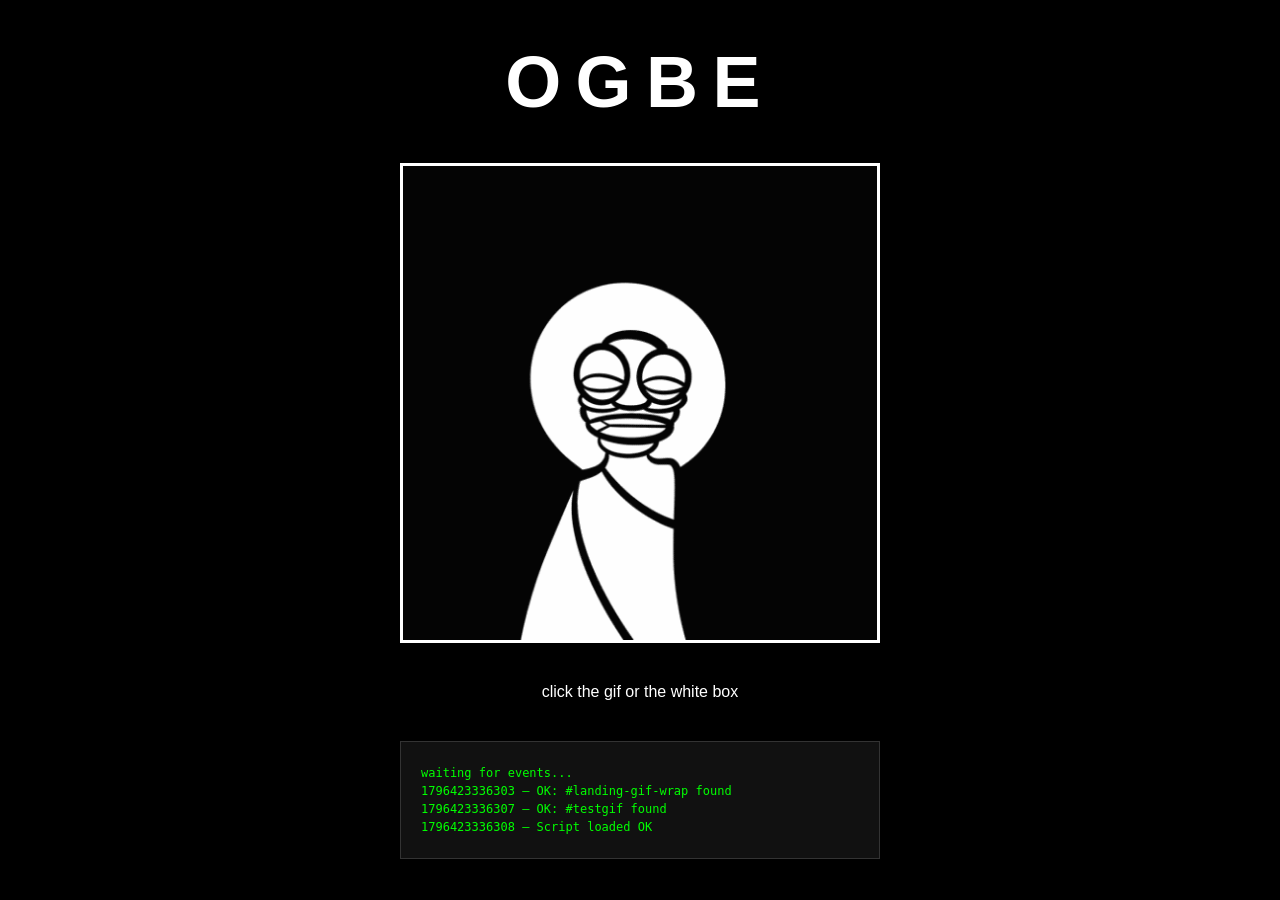
<file: click-test.html>
<!DOCTYPE html>
<html>
<head>
  <meta charset="UTF-8" />
  <title>Click Test</title>
  <style>
    * { box-sizing: border-box; margin: 0; padding: 0; }
    body {
      background: #000;
      min-height: 100vh;
      display: flex;
      flex-direction: column;
      align-items: center;
      justify-content: center;
      gap: 40px;
      font-family: sans-serif;
      color: #fff;
    }
    h1 { font-size: 72px; letter-spacing: 0.2em; }

    /* This is the exact element from your landing page */
    #landing-gif-wrap {
      width: min(480px, 90vw);
      aspect-ratio: 1/1;
      cursor: pointer;
      border: 3px solid #fff;
      position: relative;
    }
    #landing-gif-wrap img {
      width: 100%;
      height: 100%;
      object-fit: cover;
      display: block;
    }

    #log {
      padding: 20px;
      background: #111;
      border: 1px solid #333;
      width: min(480px, 90vw);
      max-height: 200px;
      overflow-y: auto;
      font-size: 12px;
      color: #0f0;
      font-family: monospace;
    }
    #log p { margin: 4px 0; }
  </style>
</head>
<body>

  <h1>OGBE</h1>

  <div id="landing-gif-wrap">
    <img src="assets/ogbe-entrance.gif" alt="Enter" id="testgif" />
  </div>

  <p>click the gif or the white box</p>

  <div id="log">
    <p>waiting for events...</p>
  </div>

  <script>
    var log = document.getElementById('log');

    function logMsg(msg) {
      var p = document.createElement('p');
      p.textContent = Date.now() + ' — ' + msg;
      log.appendChild(p);
      log.scrollTop = log.scrollHeight;
    }

    // Test: is the element found?
    var gifWrap = document.getElementById('landing-gif-wrap');
    var img = document.getElementById('testgif');

    if (!gifWrap) logMsg('ERROR: #landing-gif-wrap not found');
    else logMsg('OK: #landing-gif-wrap found');

    if (!img) logMsg('ERROR: #testgif not found');
    else logMsg('OK: #testgif found');

    // Attach click to the GIF wrap
    gifWrap.addEventListener('click', function(e) {
      logMsg('CLICK on #landing-gif-wrap! target: ' + e.target.id);
    });

    // Also try the img directly
    img.addEventListener('click', function(e) {
      logMsg('CLICK on IMG! target: ' + e.target.id);
    });

    logMsg('Script loaded OK');
  </script>

</body>
</html>
</file>
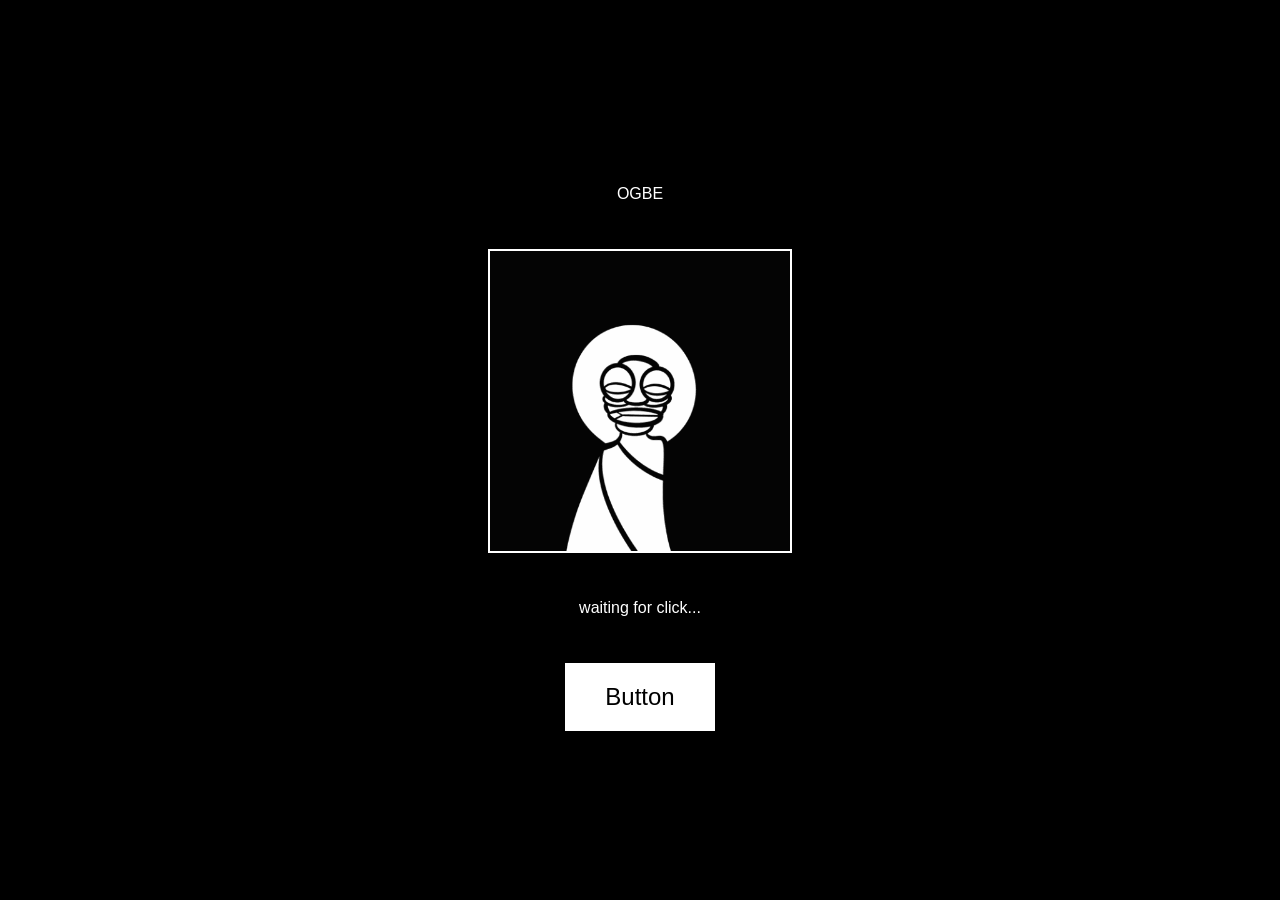
<file: test.html>
<!DOCTYPE html>
<html>
<head>
  <meta charset="UTF-8" />
  <title>Test</title>
  <style>
    body { background: #000; margin: 0; min-height: 100vh; display: flex; align-items: center; justify-content: center; flex-direction: column; gap: 30px; }
    button { background: #fff; color: #000; border: none; padding: 20px 40px; font-size: 24px; cursor: pointer; }
    img { width: 300px; height: 300px; object-fit: cover; border: 2px solid #fff; cursor: pointer; }
    p { color: #fff; font-family: sans-serif; }
  </style>
</head>
<body>
  <p>OGBE</p>
  <img src="assets/ogbe-entrance.gif" alt="click me" id="testimg" />
  <p id="status">waiting for click...</p>
  <button onclick="alert('button works')">Button</button>

  <script>
    document.getElementById('testimg').addEventListener('click', function() {
      document.getElementById('status').textContent = 'IMAGE CLICKED!';
      document.getElementById('status').style.color = '#0f0';
    });
  </script>
</body>
</html>
</file>
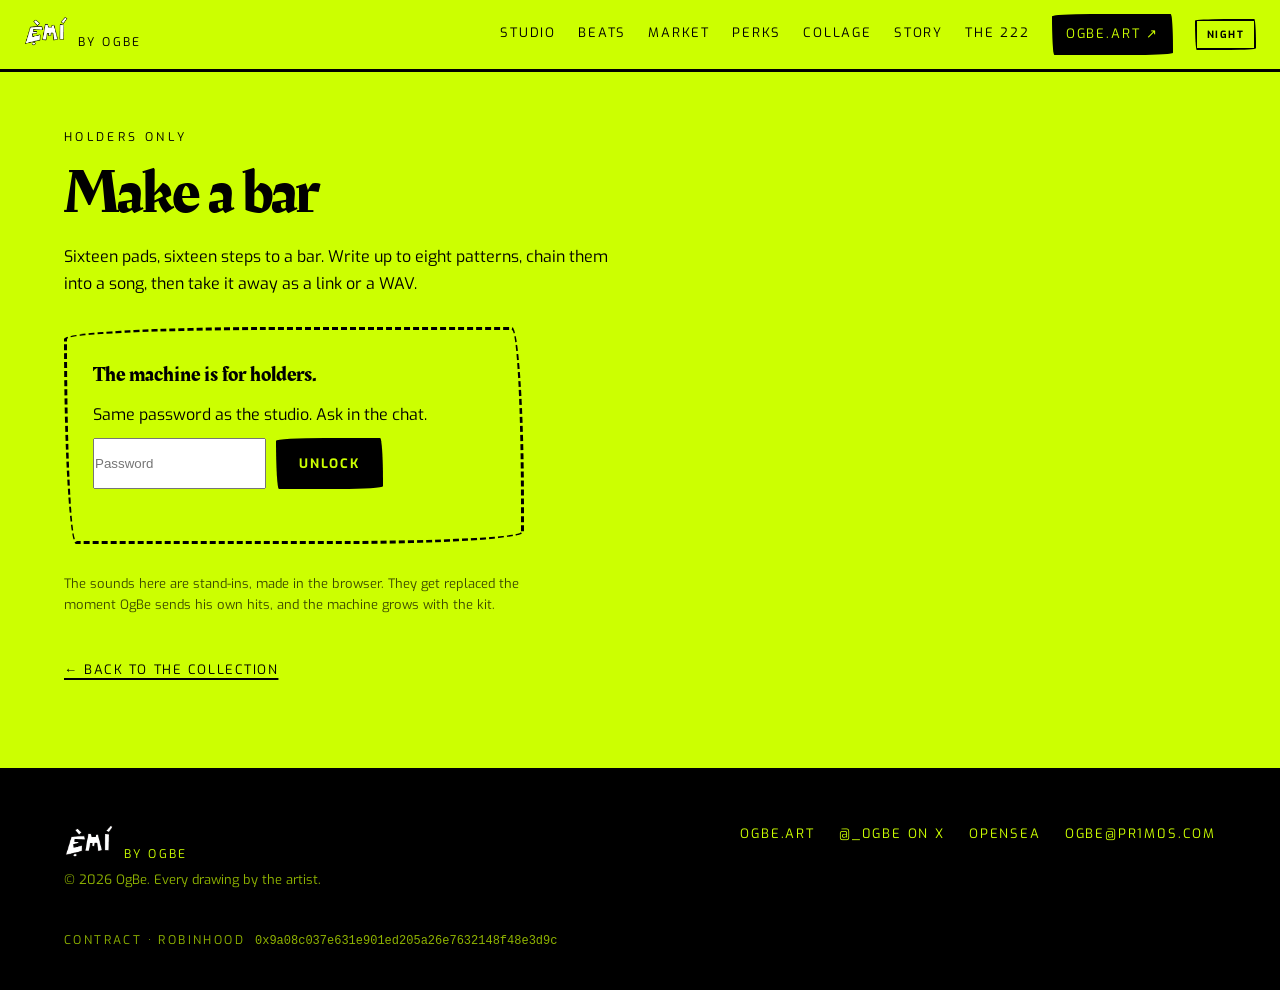
<file: emi/beats.html>
<!DOCTYPE html>
<html lang="en">
<head>
  <meta charset="UTF-8" />
  <meta name="viewport" content="width=device-width, initial-scale=1.0" />
  <title>Beats — EMI by OgBe</title>
  <meta name="description" content="A sixteen-pad machine for EMI holders. Make a bar, share it as a link." />
  <link rel="canonical" href="https://emi.ogbe.art/beats" />

  <meta property="og:type" content="website" />
  <meta property="og:site_name" content="EMI by OgBe" />
  <meta property="og:title" content="Beats — EMI by OgBe" />
  <meta property="og:description" content="Sixteen pads, sixteen steps. Make a bar and share it as a link." />
  <meta property="og:url" content="https://emi.ogbe.art/beats" />
  <meta property="og:image" content="https://emi.ogbe.art/assets/emi.png" />
  <meta name="twitter:card" content="summary_large_image" />
  <meta name="twitter:creator" content="@_0GBE" />
  <meta name="twitter:title" content="Beats — EMI by OgBe" />
  <meta name="twitter:description" content="Sixteen pads, sixteen steps. Make a bar and share it as a link." />
  <meta name="twitter:image" content="https://emi.ogbe.art/assets/emi.png" />
  <meta name="theme-color" content="#ccff01" />
  <link rel="icon" type="image/png" sizes="32x32" href="assets/favicon-32.png" />
  <link rel="apple-touch-icon" href="assets/apple-touch-icon.png" />
  <link rel="stylesheet" href="css/emi.css" />
  <script src="js/theme.js"></script>
</head>
<body class="page-beats">
  <a class="skip" href="#beats-main">Skip to content</a>

  <header class="top">
    <a class="brand" href="/" aria-label="EMI by OgBe — home">
      <picture>
        <source media="(prefers-reduced-motion: reduce)" srcset="assets/mark-alpha-still.png" />
        <img class="brand-mark" src="assets/mark-alpha.webp" alt="EMI" width="320" height="218" />
      </picture>
      <span class="brand-by">by OgBe</span>
    </a>
    <button id="nav-toggle" class="nav-toggle" type="button" aria-expanded="false" aria-controls="site-nav" aria-label="Menu">
      <span></span><span></span><span></span>
    </button>
    <nav id="site-nav" class="nav" aria-label="Site">
      <a href="/#studio">Studio</a>
      <a href="beats" aria-current="page">Beats</a>
      <a href="/#tracker">Market</a>
      <a href="perks">Perks</a>
      <a href="collage">Collage</a>
      <a href="/#story">Story</a>
      <a href="/#the-222">The 222</a>
      <a class="nav-ext" href="https://ogbe.art">ogbe.art&nbsp;&#x2197;&#xFE0E;</a>
      <button id="theme-toggle" class="theme-toggle" type="button" aria-pressed="false" aria-label="Switch between the green and black grounds">
        <span>Night</span><span>Day</span>
      </button>
    </nav>
  </header>

  <main id="beats-main" class="beats-page">
    <div class="wrap">
      <p class="eyebrow">Holders only</p>
      <h1 class="beats-title">Make a bar</h1>
      <p class="beats-lead">Sixteen pads, sixteen steps to a bar. Write up to eight patterns, chain them into a song, then take it away as a link or a WAV.</p>

      <div id="beat-locked" class="beats-door">
        <p class="beats-door-title">The machine is for holders.</p>
        <p>Same password as the studio. Ask in the chat.</p>
        <div class="perks-door-row">
          <input id="beat-password" type="password" autocomplete="off" spellcheck="false" placeholder="Password" />
          <button id="beat-unlock" class="btn btn-ink" type="button">Unlock</button>
        </div>
        <p id="beat-door-error" class="door-error" role="alert"></p>
      </div>

      <div id="beat-machine" class="machine" hidden>
        <div class="machine-transport">
          <button id="beat-play" class="btn btn-ink" type="button" aria-pressed="false">Play</button>
          <button id="beat-random" class="btn btn-ghost" type="button">Randomize</button>
          <button id="beat-clear" class="btn btn-ghost" type="button">Clear</button>
          <label class="tempo">
            <span>Tempo <b id="beat-tempo-val">92</b></span>
            <input id="beat-tempo" type="range" min="50" max="200" step="1" value="92" />
          </label>
          <button id="beat-share" class="btn btn-ghost" type="button">Copy link</button>
        </div>
        <p id="beat-share-out" class="machine-share" role="status"></p>

        <div class="patternbar">
          <div class="patternbar-row">
            <span class="field-label">Pattern</span>
            <div id="beat-patterns" class="pats" role="group" aria-label="Patterns"></div>
            <button id="beat-dup" class="linky" type="button">Copy to a free slot</button>
          </div>
        </div>

        <div class="machine-grid">
          <div id="beat-pads" class="pads" role="group" aria-label="Pads"></div>
          <div class="seq">
            <p class="seq-head">
              <span>Pattern <b id="beat-which">A</b> &middot; steps for <b id="beat-track">Kick</b></span>
              <button id="beat-clear-track" class="linky" type="button">Clear this track</button>
            </p>
            <div id="beat-steps" class="steps" role="group" aria-label="Steps"></div>
            <p class="seq-hint">Space plays and stops. R randomizes, C clears the pattern. A to H switch pattern.</p>
          </div>
        </div>

        <div class="song">
          <div class="song-head">
            <span class="field-label">Song <b id="beat-song-len"></b></span>
            <div class="song-actions">
              <button id="beat-add" class="linky" type="button">Add this pattern</button>
              <button id="beat-song-clear" class="linky" type="button">Clear song</button>
              <span class="modes" role="group" aria-label="Playback">
                <button class="mode-btn" type="button" data-mode="pattern" aria-pressed="true">Loop pattern</button>
                <button class="mode-btn" type="button" data-mode="song" aria-pressed="false">Play song</button>
              </span>
            </div>
          </div>
          <div id="beat-chain" class="chain"></div>
        </div>

        <div class="saves">
          <div class="saves-add">
            <label class="field-label" for="beat-name">Save this song</label>
            <div class="perks-door-row">
              <input id="beat-name" type="text" maxlength="40" placeholder="Name it" autocomplete="off" />
              <button id="beat-save" class="btn btn-ink" type="button">Save</button>
            </div>
            <p id="beat-save-out" class="door-error" role="status"></p>

            <label class="field-label" for="beat-bars">Download as audio</label>
            <div class="perks-door-row">
              <select id="beat-bars" aria-label="How many bars to render">
                <option value="2">2 bars</option>
                <option value="4" selected>4 bars</option>
                <option value="8">8 bars</option>
                <option value="16">16 bars</option>
              </select>
              <button id="beat-download" class="btn btn-ghost" type="button">Download WAV</button>
            </div>
            <p id="beat-dl-out" class="door-error" role="status"></p>
          </div>
          <div class="saves-list">
            <p class="field-label">Your saved songs</p>
            <p id="beat-saved-empty" class="seq-hint">Nothing saved yet. Saves stay in this browser.</p>
            <ul id="beat-saved" class="saved"></ul>
          </div>
        </div>
      </div>

      <p class="beats-note">The sounds here are stand-ins, made in the browser. They get replaced the moment OgBe sends his own hits, and the machine grows with the kit.</p>
      <p class="perks-back"><a href="/">&#x2190;&#xFE0E; Back to the collection</a></p>
    </div>
  </main>

  <footer class="foot">
    <div class="wrap foot-grid">
      <div>
        <p class="foot-brand">
          <picture>
            <source media="(prefers-reduced-motion: reduce)" srcset="assets/mark-alpha-still.png" />
            <img class="brand-mark" src="assets/mark-alpha.webp" alt="EMI" width="320" height="218" />
          </picture>
          <span>by OgBe</span>
        </p>
        <p class="foot-small">&copy; <span id="year">2026</span> OgBe. Every drawing by the artist.</p>
      </div>
      <ul class="foot-links">
        <li><a href="https://ogbe.art">ogbe.art</a></li>
        <li><a href="https://x.com/_0GBE" target="_blank" rel="noopener">@_0GBE on X</a></li>
        <li><a href="https://opensea.io/collection/emi-by-ogbe" target="_blank" rel="noopener">OpenSea</a></li>
        <li><a href="mailto:Ogbe@pr1m0s.com">Ogbe@pr1m0s.com</a></li>
      </ul>
      <p class="foot-contract"><span>Contract &middot; Robinhood</span><code>0x9a08c037e631e901ed205a26e7632148f48e3d9c</code></p>
    </div>
  </footer>

  <script src="js/beats.js"></script>
  <script>
    var navToggle = document.getElementById('nav-toggle');
    var siteNav = document.getElementById('site-nav');
    function setNav(open) {
      siteNav.classList.toggle('open', open);
      navToggle.classList.toggle('open', open);
      navToggle.setAttribute('aria-expanded', open ? 'true' : 'false');
    }
    navToggle.addEventListener('click', function (e) { e.stopPropagation(); setNav(!siteNav.classList.contains('open')); });
    siteNav.addEventListener('click', function (e) { if (e.target.closest('a')) setNav(false); });
    document.addEventListener('click', function (e) {
      if (siteNav.classList.contains('open') && !siteNav.contains(e.target) && e.target !== navToggle) setNav(false);
    });
    document.addEventListener('keydown', function (e) { if (e.key === 'Escape') setNav(false); });
    document.getElementById('year').textContent = new Date().getFullYear();
  </script>
</body>
</html>
</file>
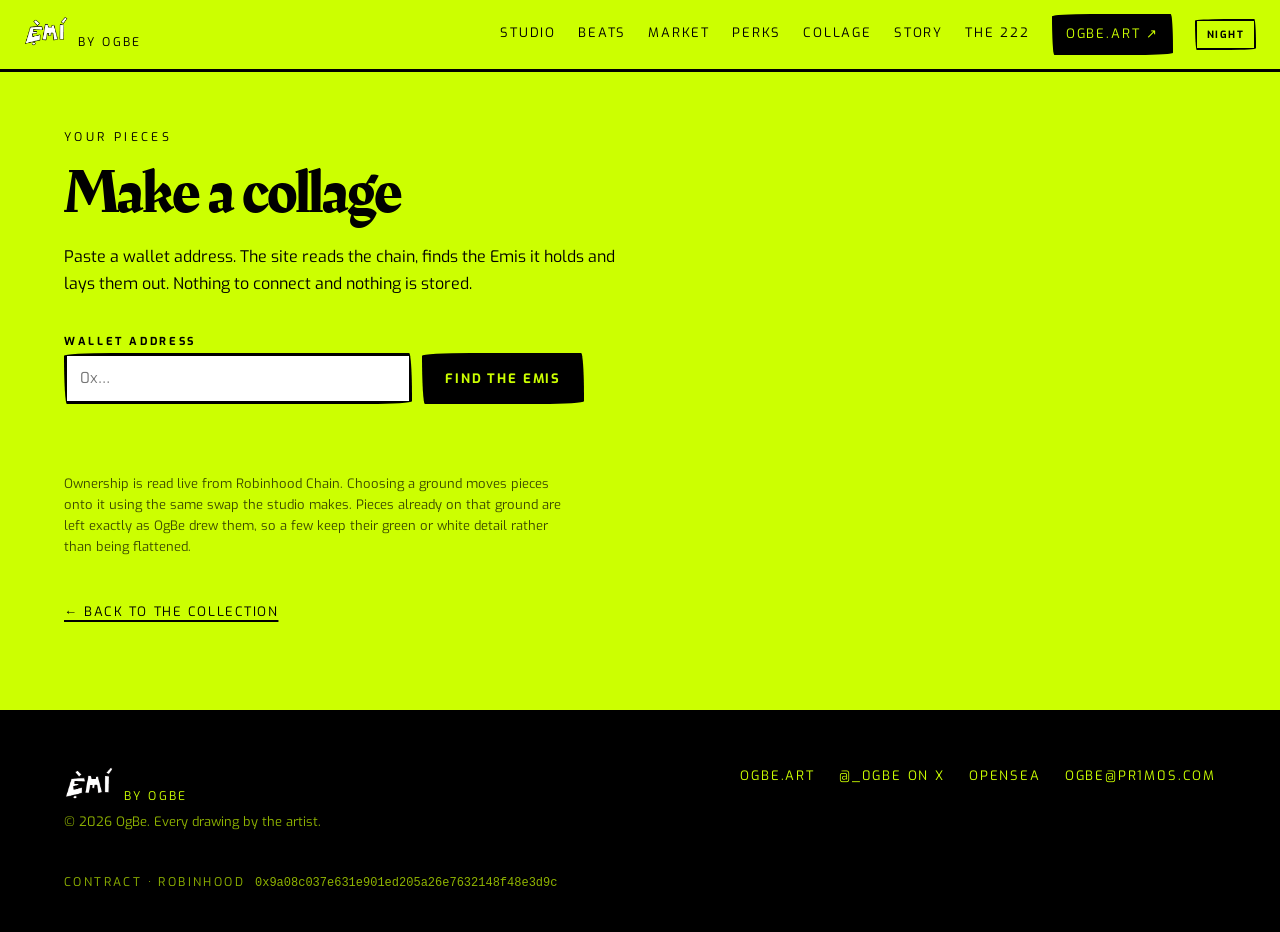
<file: emi/collage.html>
<!DOCTYPE html>
<html lang="en">
<head>
  <meta charset="UTF-8" />
  <meta name="viewport" content="width=device-width, initial-scale=1.0" />
  <title>Collage — EMI by OgBe</title>
  <meta name="description" content="Paste a wallet and see the Emis it holds, arranged into a collage you can take away." />
  <link rel="canonical" href="https://emi.ogbe.art/collage" />

  <meta property="og:type" content="website" />
  <meta property="og:site_name" content="EMI by OgBe" />
  <meta property="og:title" content="Collage — EMI by OgBe" />
  <meta property="og:description" content="The Emis a wallet holds, arranged into one picture." />
  <meta property="og:url" content="https://emi.ogbe.art/collage" />
  <meta property="og:image" content="https://emi.ogbe.art/assets/emi.png" />
  <meta name="twitter:card" content="summary_large_image" />
  <meta name="twitter:creator" content="@_0GBE" />
  <meta name="twitter:title" content="Collage — EMI by OgBe" />
  <meta name="twitter:description" content="The Emis a wallet holds, arranged into one picture." />
  <meta name="twitter:image" content="https://emi.ogbe.art/assets/emi.png" />
  <meta name="theme-color" content="#ccff01" />
  <link rel="icon" type="image/png" sizes="32x32" href="assets/favicon-32.png" />
  <link rel="apple-touch-icon" href="assets/apple-touch-icon.png" />
  <link rel="stylesheet" href="css/emi.css" />
  <script src="js/theme.js"></script>
</head>
<body class="page-collage">
  <a class="skip" href="#collage-main">Skip to content</a>

  <header class="top">
    <a class="brand" href="/" aria-label="EMI by OgBe — home">
      <picture>
        <source media="(prefers-reduced-motion: reduce)" srcset="assets/mark-alpha-still.png" />
        <img class="brand-mark" src="assets/mark-alpha.webp" alt="EMI" width="320" height="218" />
      </picture>
      <span class="brand-by">by OgBe</span>
    </a>
    <button id="nav-toggle" class="nav-toggle" type="button" aria-expanded="false" aria-controls="site-nav" aria-label="Menu">
      <span></span><span></span><span></span>
    </button>
    <nav id="site-nav" class="nav" aria-label="Site">
      <a href="/#studio">Studio</a>
      <a href="beats">Beats</a>
      <a href="/#tracker">Market</a>
      <a href="perks">Perks</a>
      <a href="collage" aria-current="page">Collage</a>
      <a href="/#story">Story</a>
      <a href="/#the-222">The 222</a>
      <a class="nav-ext" href="https://ogbe.art">ogbe.art&nbsp;&#x2197;&#xFE0E;</a>
      <button id="theme-toggle" class="theme-toggle" type="button" aria-pressed="false" aria-label="Switch between the green and black grounds">
        <span>Night</span><span>Day</span>
      </button>
    </nav>
  </header>

  <main id="collage-main" class="collage-page">
    <div class="wrap">
      <p class="eyebrow">Your pieces</p>
      <h1 class="beats-title">Make a collage</h1>
      <p class="beats-lead">Paste a wallet address. The site reads the chain, finds the Emis it holds and lays them out. Nothing to connect and nothing is stored.</p>

      <div class="collage-find">
        <label class="field-label" for="collage-address">Wallet address</label>
        <div class="perks-door-row">
          <input id="collage-address" type="text" spellcheck="false" autocomplete="off" placeholder="0x…" />
          <button id="collage-go" class="btn btn-ink" type="button">Find the Emis</button>
        </div>
        <p id="collage-status" class="door-error" role="status"></p>
      </div>

      <div id="collage-tools" class="collage-tools" hidden>
        <div class="collage-controls">
          <label class="tempo">
            <span>Across <b id="collage-cols-val">4</b></span>
            <input id="collage-cols" type="range" min="1" max="8" step="1" value="4" />
          </label>
          <label class="tempo">
            <span>Gap <b id="collage-gap-val">0</b></span>
            <input id="collage-gap" type="range" min="0" max="40" step="2" value="0" />
          </label>
          <span class="modes" role="group" aria-label="Ground">
            <button class="mode-btn" type="button" data-ground="native" aria-pressed="true">As minted</button>
            <button class="mode-btn" type="button" data-ground="green" aria-pressed="false">Green</button>
            <button class="mode-btn" type="button" data-ground="black" aria-pressed="false">Black</button>
          </span>
          <button id="collage-sort" class="linky" type="button">Sort by number</button>
          <button id="collage-download" class="btn btn-ghost" type="button">Download PNG</button>
        </div>
        <p id="collage-count" class="collage-count"></p>
      </div>

      <div id="collage-grid" class="collage-grid"></div>

      <p class="beats-note">Ownership is read live from Robinhood Chain. Choosing a ground moves pieces onto it using the same swap the studio makes. Pieces already on that ground are left exactly as OgBe drew them, so a few keep their green or white detail rather than being flattened.</p>
      <p class="perks-back"><a href="/">&#x2190;&#xFE0E; Back to the collection</a></p>
    </div>
  </main>

  <footer class="foot">
    <div class="wrap foot-grid">
      <div>
        <p class="foot-brand">
          <picture>
            <source media="(prefers-reduced-motion: reduce)" srcset="assets/mark-alpha-still.png" />
            <img class="brand-mark" src="assets/mark-alpha.webp" alt="EMI" width="320" height="218" />
          </picture>
          <span>by OgBe</span>
        </p>
        <p class="foot-small">&copy; <span id="year">2026</span> OgBe. Every drawing by the artist.</p>
      </div>
      <ul class="foot-links">
        <li><a href="https://ogbe.art">ogbe.art</a></li>
        <li><a href="https://x.com/_0GBE" target="_blank" rel="noopener">@_0GBE on X</a></li>
        <li><a href="https://opensea.io/collection/emi-by-ogbe" target="_blank" rel="noopener">OpenSea</a></li>
        <li><a href="mailto:Ogbe@pr1m0s.com">Ogbe@pr1m0s.com</a></li>
      </ul>
      <p class="foot-contract"><span>Contract &middot; Robinhood</span><code>0x9a08c037e631e901ed205a26e7632148f48e3d9c</code></p>
    </div>
  </footer>

  <script src="js/collage.js"></script>
  <script>
    var navToggle = document.getElementById('nav-toggle');
    var siteNav = document.getElementById('site-nav');
    function setNav(open) {
      siteNav.classList.toggle('open', open);
      navToggle.classList.toggle('open', open);
      navToggle.setAttribute('aria-expanded', open ? 'true' : 'false');
    }
    navToggle.addEventListener('click', function (e) { e.stopPropagation(); setNav(!siteNav.classList.contains('open')); });
    siteNav.addEventListener('click', function (e) { if (e.target.closest('a')) setNav(false); });
    document.addEventListener('click', function (e) {
      if (siteNav.classList.contains('open') && !siteNav.contains(e.target) && e.target !== navToggle) setNav(false);
    });
    document.addEventListener('keydown', function (e) { if (e.key === 'Escape') setNav(false); });
    document.getElementById('year').textContent = new Date().getFullYear();
  </script>
</body>
</html>
</file>
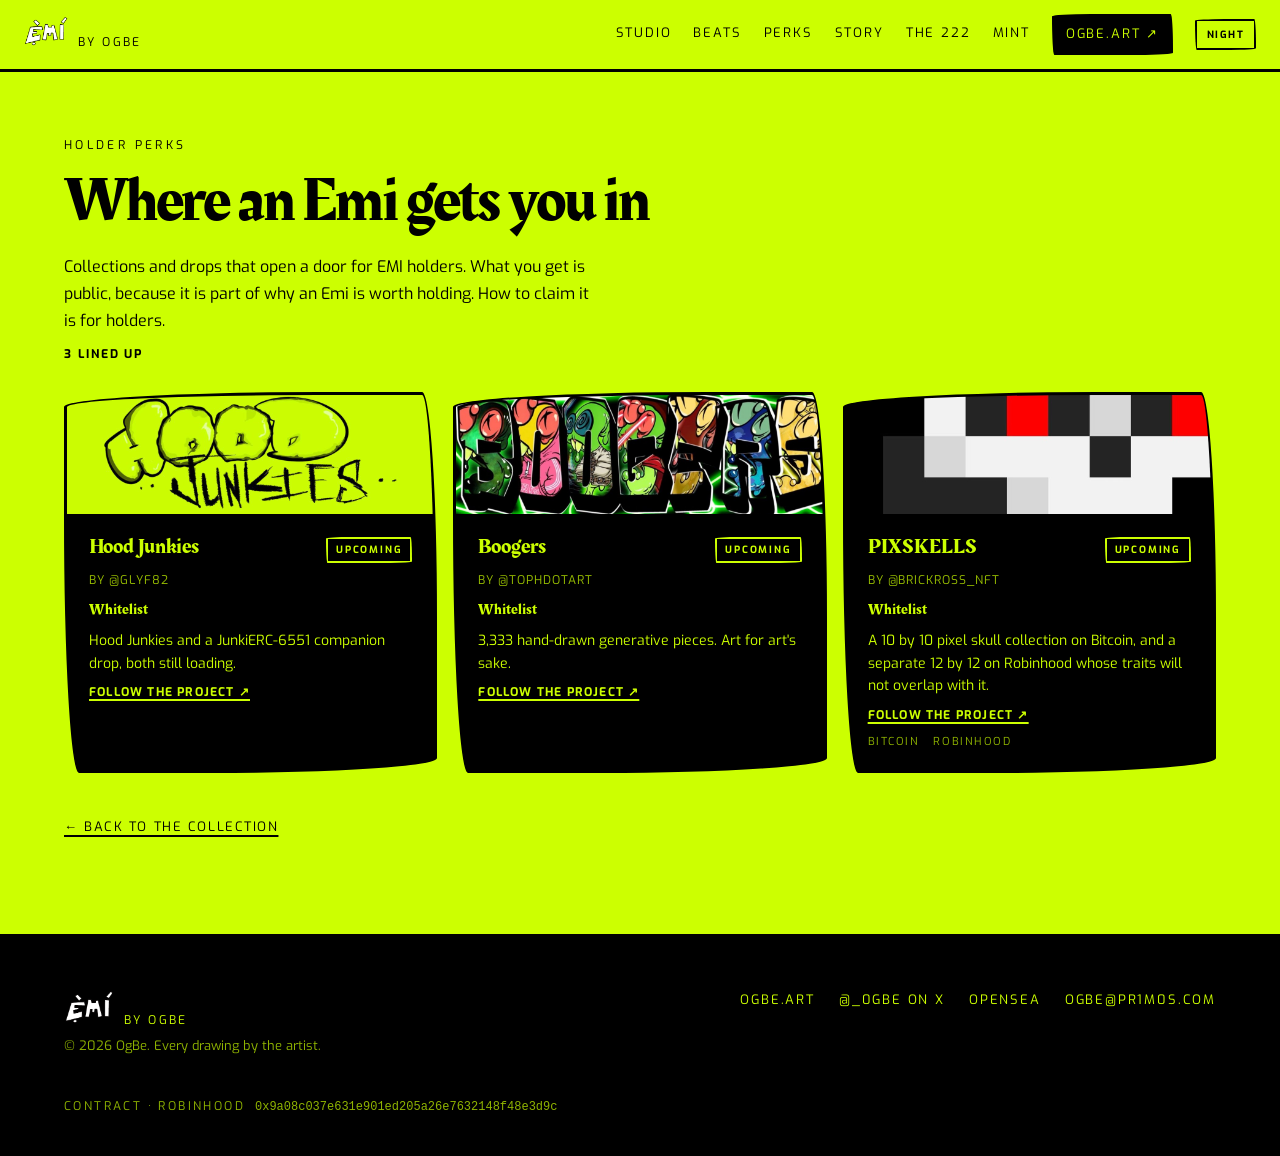
<file: emi/perks.html>
<!DOCTYPE html>
<html lang="en">
<head>
  <meta charset="UTF-8" />
  <meta name="viewport" content="width=device-width, initial-scale=1.0" />
  <title>Holder perks — EMI by OgBe</title>
  <meta name="description" content="Collections and drops that open a door for EMI holders. What you get is public; how to claim it is for holders." />
  <link rel="canonical" href="https://emi.ogbe.art/perks" />

  <meta property="og:type" content="website" />
  <meta property="og:site_name" content="EMI by OgBe" />
  <meta property="og:title" content="Holder perks — EMI by OgBe" />
  <meta property="og:description" content="Where an Emi gets you in. Collections and drops that open a door for EMI holders." />
  <meta property="og:url" content="https://emi.ogbe.art/perks" />
  <meta property="og:image" content="https://emi.ogbe.art/assets/emi.png" />
  <meta name="twitter:card" content="summary_large_image" />
  <meta name="twitter:creator" content="@_0GBE" />
  <meta name="twitter:title" content="Holder perks — EMI by OgBe" />
  <meta name="twitter:description" content="Where an Emi gets you in. Collections and drops that open a door for EMI holders." />
  <meta name="twitter:image" content="https://emi.ogbe.art/assets/emi.png" />
  <meta name="theme-color" content="#ccff01" />
  <link rel="icon" type="image/png" sizes="32x32" href="assets/favicon-32.png" />
  <link rel="apple-touch-icon" href="assets/apple-touch-icon.png" />
  <link rel="stylesheet" href="css/emi.css" />
  <script src="js/theme.js"></script>
</head>
<body class="page-perks">
  <a class="skip" href="#perks-main">Skip to content</a>

  <header class="top">
    <a class="brand" href="/" aria-label="EMI by OgBe — home">
      <picture>
        <source media="(prefers-reduced-motion: reduce)" srcset="assets/mark-alpha-still.png" />
        <img class="brand-mark" src="assets/mark-alpha.webp" alt="EMI" width="320" height="218" />
      </picture>
      <span class="brand-by">by OgBe</span>
    </a>
    <button id="nav-toggle" class="nav-toggle" type="button" aria-expanded="false" aria-controls="site-nav" aria-label="Menu">
      <span></span><span></span><span></span>
    </button>
    <nav id="site-nav" class="nav" aria-label="Site">
      <a href="/#studio">Studio</a>
      <a href="beats">Beats</a>
      <a href="perks" aria-current="page">Perks</a>
      <a href="/#story">Story</a>
      <a href="/#the-222">The 222</a>
      <a href="/#mint">Mint</a>
      <a class="nav-ext" href="https://ogbe.art">ogbe.art&nbsp;&#x2197;&#xFE0E;</a>
      <button id="theme-toggle" class="theme-toggle" type="button" aria-pressed="false" aria-label="Switch between the green and black grounds">
        <span>Night</span><span>Day</span>
      </button>
    </nav>
  </header>

  <main id="perks-main" class="perks-page">
    <div class="wrap">
      <p class="eyebrow">Holder perks</p>
      <h1 class="perks-title">Where an Emi gets you in</h1>
      <p class="perks-lead">Collections and drops that open a door for EMI holders. What you get is public, because it is part of why an Emi is worth holding. How to claim it is for holders.</p>
      <p id="perks-count" class="perks-count" role="status"></p>

      <div id="perks-list" class="perks-list"></div>

      <div id="perks-empty" class="perks-empty" hidden>
        <p class="perks-empty-title">Nothing open right now.</p>
        <p>Perks land here as they are agreed. If you are building something and want EMI holders on the list, <a href="mailto:Ogbe@pr1m0s.com">reach out</a>.</p>
      </div>

      <div id="perks-door" class="perks-door" hidden>
        <p>Claim details are for holders</p>
        <div class="perks-door-row">
          <input id="perks-password" type="password" autocomplete="off" spellcheck="false" placeholder="Password" />
          <button id="perks-unlock" class="btn btn-ink" type="button">Unlock</button>
        </div>
        <p id="perks-door-error" class="door-error" role="alert"></p>
      </div>

      <p class="perks-back"><a href="/">&#x2190;&#xFE0E; Back to the collection</a></p>
    </div>
  </main>

  <footer class="foot">
    <div class="wrap foot-grid">
      <div>
        <p class="foot-brand">
          <picture>
            <source media="(prefers-reduced-motion: reduce)" srcset="assets/mark-alpha-still.png" />
            <img class="brand-mark" src="assets/mark-alpha.webp" alt="EMI" width="320" height="218" />
          </picture>
          <span>by OgBe</span>
        </p>
        <p class="foot-small">&copy; <span id="year">2026</span> OgBe. Every drawing by the artist.</p>
      </div>
      <ul class="foot-links">
        <li><a href="https://ogbe.art">ogbe.art</a></li>
        <li><a href="https://x.com/_0GBE" target="_blank" rel="noopener">@_0GBE on X</a></li>
        <li><a href="https://opensea.io/collection/emi-by-ogbe" target="_blank" rel="noopener">OpenSea</a></li>
        <li><a href="mailto:Ogbe@pr1m0s.com">Ogbe@pr1m0s.com</a></li>
      </ul>
      <p class="foot-contract"><span>Contract &middot; Robinhood</span><code>0x9a08c037e631e901ed205a26e7632148f48e3d9c</code></p>
    </div>
  </footer>

  <script src="js/perks.js"></script>
  <script>
    var navToggle = document.getElementById('nav-toggle');
    var siteNav = document.getElementById('site-nav');
    function setNav(open) {
      siteNav.classList.toggle('open', open);
      navToggle.classList.toggle('open', open);
      navToggle.setAttribute('aria-expanded', open ? 'true' : 'false');
    }
    navToggle.addEventListener('click', function (e) {
      e.stopPropagation();
      setNav(!siteNav.classList.contains('open'));
    });
    siteNav.addEventListener('click', function (e) { if (e.target.closest('a')) setNav(false); });
    document.addEventListener('click', function (e) {
      if (siteNav.classList.contains('open') && !siteNav.contains(e.target) && e.target !== navToggle) setNav(false);
    });
    document.addEventListener('keydown', function (e) { if (e.key === 'Escape') setNav(false); });
    document.getElementById('year').textContent = new Date().getFullYear();
  </script>
</body>
</html>
</file>
<file: emi/css/emi.css>
/* ============================================
   TYPE — self-hosted, subset to Latin plus the Yoruba diacritics the site
   uses. Rakkas carries the display voice; Exo does the reading.
   Both are SIL Open Font License; see fonts/OFL-*.txt.
   ============================================ */
@font-face {
  font-family: 'Rakkas';
  src: url('../fonts/Rakkas-Regular.woff2') format('woff2');
  font-weight: 100 900; font-style: normal; font-display: swap;
}
@font-face {
  font-family: 'Exo';
  src: url('../fonts/Exo-Regular.woff2') format('woff2');
  font-weight: 400; font-style: normal; font-display: swap;
}
@font-face {
  font-family: 'Exo';
  src: url('../fonts/Exo-Bold.woff2') format('woff2');
  font-weight: 700; font-style: normal; font-display: swap;
}

/* ============================================
   EMI by OgBe — emi.ogbe.art
   Acid green, black ink, white fill — the cover's palette.
   ============================================ */

:root {
  --lime: #ccff01;
  --lime-dim: rgba(204, 255, 1, 0.7);
  --lime-soft: rgba(204, 255, 1, 0.86);   /* running text on the dark ground */
  --lime-faint: rgba(204, 255, 1, 0.35);  /* hairlines on the dark ground */
  --lime-0: rgba(204, 255, 1, 0);         /* the same colour, gone */
  --ink-0: rgba(0, 0, 0, 0);
  --ink-faint: rgba(0, 0, 0, 0.35);
  --header-bg: rgba(204, 255, 1, 0.92);
  --panel-wash: rgba(255, 255, 255, 0.35);
  --ink: #000000;
  --ink-soft: #151515;
  --paper: #ffffff;
  --display: 'Rakkas', Georgia, serif;
  --mono: 'Exo', 'Helvetica Neue', Arial, sans-serif;
  /* hand-drawn border shapes */
  --sketch: 255px 15px 225px 15px / 15px 225px 15px 255px;
  --sketch-2: 15px 225px 15px 255px / 255px 15px 225px 15px;
  --wrap: 1200px;
}

*, *::before, *::after { box-sizing: border-box; margin: 0; padding: 0; }
/* any element given a display value would otherwise ignore [hidden] entirely,
   which left both password boxes on screen permanently */
[hidden] { display: none !important; }
html { scroll-behavior: smooth; -webkit-text-size-adjust: 100%; }
body {
  background: var(--lime);
  color: var(--ink);
  font-family: var(--mono);
  font-size: 16px;
  line-height: 1.6;
}
/* height:auto is load-bearing — the cover carries width/height attributes, so
   capping only the width leaves the height pinned and stretches the artwork */
img { max-width: 100%; height: auto; display: block; }
a { color: inherit; }
.wrap { max-width: var(--wrap); margin: 0 auto; padding: 0 24px; }

.skip {
  position: absolute; left: -999px; top: 8px; z-index: 1000;
  background: var(--ink); color: var(--lime); padding: 8px 12px; text-decoration: none;
}
.skip:focus { left: 8px; }
:focus-visible { outline: 3px solid var(--ink); outline-offset: 3px; }
.story :focus-visible, .foot :focus-visible { outline-color: var(--lime); }

.eyebrow {
  font-size: 12px; letter-spacing: 0.28em; text-transform: uppercase; margin-bottom: 16px;
}

/* ---------- NIGHT ----------
   The collection is drawn on two grounds, so the site has both. This is the
   same swap the studio performs on a piece: the ground and its marks trade
   places, and every section keeps the contrast it had, inverted. */
[data-theme="night"] {
  --lime: #060303;
  --lime-dim: rgba(6, 3, 3, 0.72);
  --lime-soft: rgba(6, 3, 3, 0.88);
  --lime-faint: rgba(6, 3, 3, 0.32);
  --lime-0: rgba(6, 3, 3, 0);
  --ink: #ccff01;
  --ink-soft: #dcff4d;
  --ink-0: rgba(204, 255, 1, 0);
  --ink-faint: rgba(204, 255, 1, 0.3);
  --paper: #0e0e0e;
  --header-bg: rgba(6, 3, 3, 0.94);
  --panel-wash: rgba(0, 0, 0, 0.3);
}
/* the shine on the check reads as a dark sweep once the disc is lime */
[data-theme="night"] .tick::after {
  background: linear-gradient(90deg, transparent, rgba(0, 0, 0, 0.55), transparent);
}

.theme-toggle {
  display: inline-flex; align-items: center; gap: 7px; cursor: pointer;
  font-family: var(--mono); font-size: 10px; font-weight: 700;
  letter-spacing: 0.14em; text-transform: uppercase;
  background: transparent; color: var(--ink);
  border: 2px solid var(--ink); border-radius: var(--sketch);
  padding: 7px 10px; flex-shrink: 0;
}
.theme-toggle:hover { background: var(--ink); color: var(--lime); }
.theme-toggle span:last-child { display: none; }
[data-theme="night"] .theme-toggle span:first-child { display: none; }
[data-theme="night"] .theme-toggle span:last-child { display: inline; }

/* ---------- HEADER ---------- */
.top {
  position: sticky; top: 0; z-index: 50;
  display: flex; align-items: center; justify-content: space-between; gap: 24px;
  padding: 14px 24px;
  background: var(--header-bg);
  backdrop-filter: blur(8px);
  border-bottom: 3px solid var(--ink);
}
.brand { display: flex; align-items: baseline; gap: 10px; text-decoration: none; }
/* the wordmark is OgBe's own animation, transparent so it reads on the green
   header and the black footer alike */
.brand-mark { display: block; height: 30px; width: auto; }
.brand-by { font-size: 12px; letter-spacing: 0.2em; text-transform: uppercase; }
.nav { display: flex; gap: 22px; align-items: center; font-size: 13px; letter-spacing: 0.14em; text-transform: uppercase; }
.nav a { text-decoration: none; border-bottom: 2px solid transparent; padding: 2px 0; }
.nav a:hover { border-bottom-color: var(--ink); }
.nav .nav-ext {
  background: var(--ink); color: var(--lime); padding: 8px 12px;
  border: 2px solid var(--ink); border-radius: var(--sketch);
}
.nav .nav-ext:hover { background: var(--ink-soft); border-bottom-color: var(--ink); }

/* ---------- MOBILE MENU ---------- */
.nav-toggle {
  display: none; flex-direction: column; justify-content: center; gap: 5px;
  width: 42px; height: 38px; padding: 0 8px; cursor: pointer;
  background: transparent; border: 3px solid var(--ink); border-radius: var(--sketch);
}
.nav-toggle span {
  display: block; height: 3px; width: 100%; background: var(--ink);
  transition: transform 0.2s, opacity 0.2s;
}
.nav-toggle.open span:nth-child(1) { transform: translateY(8px) rotate(45deg); }
.nav-toggle.open span:nth-child(2) { opacity: 0; }
.nav-toggle.open span:nth-child(3) { transform: translateY(-8px) rotate(-45deg); }

/* ---------- HERO ---------- */
.hero {
  max-width: var(--wrap); margin: 0 auto; padding: 56px 24px 48px;
  display: grid; grid-template-columns: 1.1fr 0.9fr; gap: 40px; align-items: center;
  min-height: calc(100vh - 68px);
}
/* the wordmark is OgBe's own hand-drawn animation, so it stands in for type */
.hero-title { margin: 0 0 26px; line-height: 0; }
.hero-title img { width: min(100%, 380px); height: auto; }
.hero-lead { font-size: clamp(17px, 1.6vw, 21px); max-width: 34ch; margin-bottom: 28px; }
.hero-actions { display: flex; flex-wrap: wrap; gap: 12px; margin-bottom: 26px; }

.btn {
  display: inline-block; cursor: pointer;
  font-family: var(--mono); font-weight: 700; font-size: 13px; letter-spacing: 0.14em; text-transform: uppercase;
  text-decoration: none; padding: 14px 20px;
  border: 3px solid var(--ink); border-radius: var(--sketch);
  transition: transform 0.15s, box-shadow 0.15s, background 0.15s, color 0.15s;
}
.btn-ink { background: var(--ink); color: var(--lime); }
.btn-ghost { background: transparent; color: var(--ink); }
.btn:hover { transform: translate(-2px, -2px); box-shadow: 4px 4px 0 var(--ink); }
.btn-ink:hover { background: var(--ink-soft); }
.btn-ghost:hover { background: var(--paper); }

.status {
  display: inline-flex; align-items: center; gap: 10px; flex-wrap: wrap;
  font-size: 13px; letter-spacing: 0.14em; text-transform: uppercase; font-weight: 700;
}
/* a struck check rather than a blinking dot: the collection is finished, so
   it should read as done, not as something still happening */
.tick {
  position: relative; overflow: hidden; flex-shrink: 0;
  width: 22px; height: 22px; border-radius: 50%;
  background: var(--ink); display: grid; place-items: center;
}
.tick svg { width: 14px; height: 14px; display: block; }
.tick path {
  fill: none; stroke: var(--lime); stroke-width: 2.6;
  stroke-linecap: round; stroke-linejoin: round;
}
/* the shine: a narrow highlight crossing the face, mostly at rest */
.tick::after {
  content: ""; position: absolute; top: -60%; left: -120%;
  width: 60%; height: 220%;
  background: linear-gradient(90deg, transparent, rgba(255,255,255,0.85), transparent);
  transform: rotate(18deg);
  animation: tick-shine 4.5s ease-in-out infinite;
}
@keyframes tick-shine {
  0%, 62%  { left: -120%; }
  84%, 100% { left: 190%; }
}

.hero-art { justify-self: center; width: min(100%, 520px); }
.hero-art img { width: 100%; height: auto; }
.frame { border: 4px solid var(--ink); box-shadow: 12px 12px 0 var(--ink); overflow: hidden; background: var(--lime); }
.sketch { border-radius: var(--sketch); }
.hero-art figcaption { margin-top: 8px; font-size: 12px; letter-spacing: 0.2em; text-transform: uppercase; text-align: right; }

/* ---------- TRACKER ---------- */
.tracker {
  background: var(--ink); color: var(--lime);
  border-top: 3px solid var(--ink); border-bottom: 3px solid var(--ink);
  padding: 40px 0 44px;
}
.tracker-head {
  display: flex; align-items: baseline; justify-content: space-between;
  gap: 16px; flex-wrap: wrap; margin-bottom: 24px;
}
.tracker h2 {
  font-family: var(--display); font-size: clamp(24px, 3vw, 34px);
  line-height: 1; letter-spacing: -0.02em;
}
.tracker-when { font-size: 11px; letter-spacing: 0.16em; text-transform: uppercase; color: var(--lime-dim); }
.tracker-stats {
  display: grid; grid-template-columns: repeat(auto-fit, minmax(140px, 1fr));
  border: 3px solid var(--lime); border-radius: var(--sketch-2); overflow: hidden;
}
.tracker-stats > div { min-width: 0; padding: 18px 20px; border-right: 3px solid var(--lime); }
.tracker-stats > div:last-child { border-right: 0; }
.tracker-stats dt {
  font-size: 10px; letter-spacing: 0.2em; text-transform: uppercase;
  color: var(--lime-dim); margin-bottom: 7px;
}
.tracker-stats dt em {
  display: block; font-style: normal; letter-spacing: 0.1em;
  text-transform: none; opacity: 0.65; margin-top: 2px;
}
.tracker-stats dd {
  font-family: var(--display); font-size: clamp(19px, 2.1vw, 26px);
  line-height: 1.05; letter-spacing: -0.02em; overflow-wrap: anywhere;
}
.tracker-stats.is-down { opacity: 0.45; }
.tracker-note { margin-top: 14px; font-size: 13px; color: var(--lime-dim); }

/* the drawn EMI standing in for the word inside a heading */
.inline-mark {
  display: inline-block; height: 0.78em; width: auto;
  vertical-align: baseline; transform: translateY(0.1em);
}

/* ---------- SECTION TITLES ---------- */
.story h2, .gallery h2, .mint h2 {
  font-family: var(--display);
  font-size: clamp(34px, 5vw, 64px);
  line-height: 1; letter-spacing: -0.03em;
  margin-bottom: 32px;
}

/* ---------- STORY ---------- */
.story { background: var(--ink); color: var(--lime); padding: 96px 0; }
.facts { display: grid; grid-template-columns: repeat(4, minmax(0, 1fr)); border: 3px solid var(--lime); border-radius: var(--sketch-2); overflow: hidden; }
.facts div { min-width: 0; padding: 22px 24px; border-right: 3px solid var(--lime); }
.facts div:last-child { border-right: 0; }
.facts dt { font-size: 11px; letter-spacing: 0.24em; text-transform: uppercase; color: var(--lime-dim); margin-bottom: 8px; }
.facts dd { font-family: var(--display); font-size: clamp(26px, 3vw, 40px); line-height: 1; letter-spacing: -0.02em; }

/* ---------- THE ESSAY ----------
   ~500 words of prose in a monospace face on a neon ground. Full lime for
   this much running text shimmers, so the body sits a shade back and the
   lines that should land keep the full brightness. */
.essay { max-width: 60ch; }

/* a few of the spirits keep the reader company; the essay column alone left
   half the section empty */
.story-body { display: grid; grid-template-columns: minmax(0, 60ch); gap: 64px; margin-bottom: 56px; }
.story-art { display: none; }
@media (min-width: 1040px) {
  .story-body { grid-template-columns: minmax(0, 60ch) 1fr; }
  .story-art {
    display: flex; flex-direction: column; align-items: center;
    gap: 460px; padding-top: 70px;
  }
  .story-art img {
    width: min(100%, 260px);
    border: 3px solid var(--lime); border-radius: var(--sketch);
  }
  .story-art img:nth-child(2) { transform: rotate(2deg); }
  .story-art img:nth-child(3) { transform: rotate(-2.5deg); }
  .story-art img:nth-child(4) { transform: rotate(1.5deg); }
}
.essay p { font-size: 16px; line-height: 1.8; color: var(--lime-soft); margin-bottom: 26px; }
.essay .lede { font-size: 20px; line-height: 1.65; color: var(--lime); margin-bottom: 34px; }
.essay a { color: var(--lime); text-decoration: underline; text-underline-offset: 3px; text-decoration-thickness: 2px; }
.essay a:hover { opacity: 0.7; }

.essay .beat {
  font-family: var(--display);
  font-size: clamp(21px, 2.7vw, 31px);
  line-height: 1.2; letter-spacing: -0.01em;
  color: var(--lime);
  margin: 40px 0 40px -2px;
}
.essay .close {
  font-family: var(--display);
  font-size: clamp(24px, 3.3vw, 40px);
  line-height: 1.12; letter-spacing: -0.02em;
  color: var(--lime);
  margin: 48px 0 34px -2px;
  padding-top: 40px;
  border-top: 3px solid var(--lime);
}
.essay .essay-note {
  font-size: 13px; line-height: 1.7; color: var(--lime-dim);
  margin-top: 40px; padding-top: 22px; border-top: 1px solid var(--lime-faint);
}

@media (max-width: 600px) {
  .essay p { font-size: 15px; line-height: 1.75; }
  .essay .lede { font-size: 18px; }
  .essay .beat { margin: 32px 0; }
  .essay .close { margin: 38px 0 28px; padding-top: 30px; }
}

/* ---------- NOTES ----------
   Reference, not more narrative. The essay says all of this in his voice;
   this is here for anyone who wants the terms themselves. */
.notes { max-width: 78ch; margin: 0 0 56px; padding-top: 40px; border-top: 3px solid var(--lime); }
.notes-title {
  font-family: var(--display); font-size: 13px; letter-spacing: 0.24em;
  text-transform: uppercase; color: var(--lime); margin-bottom: 20px;
}
.notes-intro { font-size: 16px; line-height: 1.7; color: var(--lime-soft); margin-bottom: 26px; }

.pairing { display: grid; gap: 14px; margin-bottom: 36px; }
.pairing p {
  font-size: 17px; line-height: 1.55; color: var(--lime);
  padding-left: 18px; border-left: 3px solid var(--lime-faint);
}
.pairing span {
  display: block; font-family: var(--display); font-size: 13px;
  letter-spacing: 0.2em; text-transform: uppercase; margin-bottom: 4px;
}

.glossary { display: grid; gap: 22px; }
.glossary dt {
  font-family: var(--display); font-size: 17px; color: var(--lime); margin-bottom: 6px;
}
/* Rakkas has no ẹ (U+1EB9); set the Yoruba term in the face that does */
.glossary dt[lang="yo"] { font-family: var(--mono); font-weight: 700; font-size: 19px; }
.glossary dt em {
  font-family: var(--mono); font-style: normal; font-size: 13px;
  letter-spacing: 0.06em; color: var(--lime-dim);
}
.glossary dd { font-size: 15px; line-height: 1.75; color: var(--lime-soft); max-width: 62ch; }
.glossary a { color: var(--lime); text-decoration: underline; text-underline-offset: 3px; }

@media (min-width: 720px) {
  .pairing { grid-template-columns: 1fr 1fr; gap: 24px; }
}

/* ---------- BEATS ---------- */
.beats-page { background: var(--lime); padding: 56px 0 88px; min-height: 70vh; }
.beats-title {
  font-family: var(--display); font-size: clamp(34px, 5.4vw, 62px);
  line-height: 1; letter-spacing: -0.03em; margin-bottom: 18px;
}
.beats-lead { font-size: 16px; line-height: 1.7; max-width: 56ch; margin-bottom: 30px; }
.beats-note { margin-top: 30px; font-size: 13px; line-height: 1.6; max-width: 56ch; opacity: 0.7; }

.beats-door {
  border: 3px dashed var(--ink); border-radius: var(--sketch);
  padding: 28px 26px; max-width: 460px; display: flex; flex-direction: column; gap: 10px;
}
.beats-door-title { font-family: var(--display); font-size: 21px; }

.machine { display: flex; flex-direction: column; gap: 16px; }
.machine-transport { display: flex; align-items: center; gap: 16px; flex-wrap: wrap; }
.machine-transport .btn { min-width: 104px; text-align: center; }
.tempo { display: flex; flex-direction: column; gap: 4px; font-size: 11px; letter-spacing: 0.16em; text-transform: uppercase; font-weight: 700; }
.tempo input { width: 190px; accent-color: var(--ink); }
.machine-share { font-size: 13px; min-height: 1.2em; word-break: break-all; }

.machine-grid { display: grid; grid-template-columns: minmax(0, 360px) minmax(0, 1fr); gap: 22px; align-items: start; }

.pads { display: grid; grid-template-columns: repeat(4, 1fr); gap: 8px; }
.pad {
  aspect-ratio: 1; display: grid; place-items: center; cursor: pointer;
  border: 3px solid var(--ink); border-radius: var(--sketch);
  background: var(--paper); color: var(--ink);
  font-family: var(--mono); font-size: 10px; font-weight: 700;
  letter-spacing: 0.1em; text-transform: uppercase; text-align: center; padding: 4px;
  transition: background 0.08s, color 0.08s, transform 0.08s;
}
.pad:nth-child(3n) { border-radius: var(--sketch-2); }
.pad.has-steps { background: var(--ink); color: var(--lime); }
.pad.sel { outline: 3px solid var(--ink); outline-offset: 3px; }
.pad.hit { transform: scale(0.93); background: var(--lime); color: var(--ink); }

.seq { display: flex; flex-direction: column; gap: 10px; }
.seq-head {
  display: flex; align-items: baseline; justify-content: space-between; gap: 14px; flex-wrap: wrap;
  font-size: 11px; letter-spacing: 0.18em; text-transform: uppercase; font-weight: 700;
}
.seq-head .linky { font-size: 10px; }
.seq-hint { font-size: 12px; opacity: 0.6; }
.steps { display: grid; grid-template-columns: repeat(8, 1fr); gap: 7px; }
.step {
  aspect-ratio: 1; cursor: pointer; position: relative;
  border: 3px solid var(--ink); border-radius: var(--sketch);
  background: var(--paper);
  transition: background 0.08s, transform 0.08s;
}
.step.downbeat { border-width: 4px; }
.step.on { background: var(--ink); }
.step.now { transform: scale(0.9); }
.step.on.now { background: var(--lime); }

@media (max-width: 900px) {
  .machine-grid { grid-template-columns: 1fr; }
  .pads { max-width: 340px; }
}
@media (max-width: 600px) {
  .beats-page { padding: 40px 0 64px; }
  .tempo input { width: 150px; }
  .steps { gap: 6px; }
}

.patternbar { border-top: 3px solid var(--ink); border-bottom: 3px solid var(--ink); padding: 14px 0; }
.patternbar-row { display: flex; align-items: center; gap: 14px; flex-wrap: wrap; }
.pats { display: flex; gap: 6px; flex-wrap: wrap; }
.pat {
  width: 38px; height: 38px; cursor: pointer;
  border: 3px solid var(--ink); border-radius: var(--sketch);
  background: var(--paper); color: var(--ink);
  font-family: var(--display); font-size: 15px; line-height: 1;
  transition: background 0.1s, color 0.1s;
}
.pat.filled { background: var(--ink); color: var(--lime); }
.pat.sel { outline: 3px solid var(--ink); outline-offset: 3px; }
.pat.sounding { background: var(--lime); color: var(--ink); }

.song { border-top: 3px solid var(--ink); padding-top: 16px; }
.song-head { display: flex; align-items: center; justify-content: space-between; gap: 14px; flex-wrap: wrap; margin-bottom: 12px; }
.song-actions { display: flex; align-items: center; gap: 16px; flex-wrap: wrap; }
.mode-btn {
  cursor: pointer; font-family: var(--mono); font-size: 10px; font-weight: 700;
  letter-spacing: 0.12em; text-transform: uppercase;
  border: 3px solid var(--ink); border-radius: var(--sketch);
  background: transparent; color: var(--ink); padding: 8px 11px;
}
.mode-btn[aria-pressed="true"] { background: var(--ink); color: var(--lime); }
.chain { display: flex; gap: 6px; flex-wrap: wrap; align-items: center; min-height: 42px; }
.chain-empty { font-size: 13px; opacity: 0.6; }
.link {
  position: relative; display: inline-flex; align-items: center; gap: 5px;
  border: 3px solid var(--ink); border-radius: var(--sketch);
  background: var(--paper); padding: 6px 6px 6px 11px;
  font-family: var(--display); font-size: 15px; line-height: 1;
}
.link.now { background: var(--ink); color: var(--lime); }
.link-x {
  cursor: pointer; border: 0; background: transparent; color: inherit;
  font-family: var(--mono); font-size: 15px; line-height: 1; padding: 0 4px; opacity: 0.55;
}
.link-x:hover { opacity: 1; }

.saves {
  display: grid; grid-template-columns: minmax(0, 300px) minmax(0, 1fr);
  gap: 26px; margin-top: 26px; padding-top: 24px; border-top: 3px solid var(--ink);
}
.saves-add select {
  font-family: var(--mono); font-size: 13px; font-weight: 700;
  letter-spacing: 0.1em; text-transform: uppercase;
  border: 3px solid var(--ink); border-radius: var(--sketch);
  background: var(--paper); color: var(--ink); padding: 12px 12px; cursor: pointer;
}
.saves-add .perks-door-row + .field-label { margin-top: 14px; }
.saves-add input { flex: 1 1 150px; min-width: 0; font-family: var(--mono); font-size: 15px;
  border: 3px solid var(--ink); border-radius: var(--sketch); background: var(--paper);
  color: var(--ink); padding: 11px 13px; }
.saved { list-style: none; display: flex; flex-direction: column; gap: 6px; margin-top: 8px; }
.saved-row {
  display: flex; align-items: baseline; gap: 12px; flex-wrap: wrap;
  border: 3px solid var(--ink); border-radius: var(--sketch);
  background: var(--paper); padding: 10px 14px;
}
.saved-name { font-family: var(--display); font-size: 15px; flex: 1 1 auto; min-width: 0; overflow-wrap: anywhere; }
.saved-meta { font-size: 11px; letter-spacing: 0.14em; text-transform: uppercase; opacity: 0.6; }
.saved-row .linky { font-size: 10px; }
@media (max-width: 900px) { .saves { grid-template-columns: 1fr; } }

/* ---------- COLLAGE ---------- */
.collage-page { background: var(--lime); padding: 56px 0 88px; min-height: 70vh; }
.collage-find { max-width: 520px; margin-bottom: 26px; }
.collage-find input {
  flex: 1 1 240px; min-width: 0; font-family: var(--mono); font-size: 15px;
  border: 3px solid var(--ink); border-radius: var(--sketch);
  background: var(--paper); color: var(--ink); padding: 11px 13px;
}
.collage-tools { border-top: 3px solid var(--ink); padding-top: 18px; margin-bottom: 18px; }
.collage-controls { display: flex; align-items: center; gap: 18px; flex-wrap: wrap; }
.collage-controls .tempo input { width: 130px; }
.collage-count { margin-top: 10px; font-size: 11px; letter-spacing: 0.16em; text-transform: uppercase; font-weight: 700; }

.collage-grid { display: grid; gap: 0; margin-top: 8px; }
.collage-grid .cell {
  position: relative; aspect-ratio: 1; padding: 0; cursor: pointer;
  border: 0; background: transparent; overflow: hidden;
}
.collage-grid .cell img { width: 100%; height: 100%; object-fit: cover; display: block; }
.collage-grid .cell-num {
  position: absolute; left: 6px; bottom: 6px;
  font-family: var(--mono); font-size: 10px; font-weight: 700;
  background: var(--ink); color: var(--lime); padding: 2px 6px; border-radius: 5px;
  opacity: 0; transition: opacity 0.12s;
}
.collage-grid .cell:hover .cell-num, .collage-grid .cell.picked .cell-num { opacity: 1; }
.collage-grid .cell.picked { outline: 4px solid var(--ink); outline-offset: -4px; }
/* the preview shows the ground the download will use */
.collage-grid[data-ground="green"] .cell img { filter: none; }

/* ---------- PERKS ---------- */
.perks-page { background: var(--lime); padding: 64px 0 96px; min-height: 70vh; }
.perks-title {
  font-family: var(--display); font-size: clamp(34px, 5.4vw, 62px);
  line-height: 1; letter-spacing: -0.03em; margin-bottom: 20px;
}
.perks-lead { font-size: 16px; line-height: 1.7; max-width: 54ch; margin-bottom: 10px; }
.perks-count {
  font-size: 12px; letter-spacing: 0.16em; text-transform: uppercase; font-weight: 700;
  margin-bottom: 28px; min-height: 1.2em;
}
.perks-back { margin-top: 44px; font-size: 13px; letter-spacing: 0.12em; text-transform: uppercase; }
.perks-back a { text-decoration: underline; text-underline-offset: 4px; text-decoration-thickness: 2px; }
.perks-list { display: grid; grid-template-columns: repeat(auto-fill, minmax(280px, 1fr)); gap: 16px; }
.perk {
  position: relative; overflow: hidden;
  display: flex; flex-direction: column;
  border: 3px solid var(--ink); border-radius: var(--sketch);
  background: var(--ink); color: var(--lime);
}
/* the banners are the projects' own wordmarks, so they run full width across
   the top rather than sitting washed out behind the text */
.perk-banner {
  display: block; width: 100%; aspect-ratio: 3 / 1;
  background-size: cover; background-position: center;
  border-bottom: 3px solid var(--ink);
}
.perk-body {
  display: flex; flex-direction: column; gap: 8px; flex: 1;
  padding: 18px 22px 20px;
}
.perk-top { display: flex; align-items: baseline; justify-content: space-between; gap: 12px; }
.perk-top h3 { font-family: var(--display); font-size: 21px; line-height: 1.1; }
.perk-status {
  font-size: 10px; letter-spacing: 0.18em; text-transform: uppercase; font-weight: 700;
  border: 2px solid var(--lime); border-radius: var(--sketch); padding: 3px 8px; white-space: nowrap;
}
.perk-open .perk-status { background: var(--lime); color: var(--ink); }
.perk-closed { opacity: 0.5; }
.perk-closed .perk-status { background: transparent; }
.perk-by { font-size: 12px; letter-spacing: 0.08em; text-transform: uppercase; opacity: 0.75; }
.perk-what { font-family: var(--display); font-size: 15px; }
.perk-note { font-size: 14px; line-height: 1.6; }
.perk-link { font-size: 12px; letter-spacing: 0.1em; text-transform: uppercase; font-weight: 700; }
.perk-link a { text-decoration: underline; text-underline-offset: 3px; text-decoration-thickness: 2px; }
.perk-link a:hover { opacity: 0.6; }
.perk-meta { margin-top: auto; display: flex; gap: 6px 14px; flex-wrap: wrap; font-size: 11px; letter-spacing: 0.14em; text-transform: uppercase; opacity: 0.7; }
.perk-claim { margin-top: 6px; display: flex; flex-direction: column; gap: 10px; align-items: flex-start; }
.perk-claim p { font-size: 14px; line-height: 1.6; }
.perk-locked {
  margin-top: 6px; font-size: 11px; letter-spacing: 0.16em; text-transform: uppercase;
  opacity: 0.6; border-top: 1px dashed var(--lime-faint); padding-top: 10px;
}

.perks-empty {
  border: 3px dashed var(--ink); border-radius: var(--sketch);
  padding: 34px 30px; max-width: 60ch; background: var(--panel-wash);
}
.perks-empty-title { font-family: var(--display); font-size: 22px; margin-bottom: 8px; }
.perks-empty p { font-size: 15px; line-height: 1.65; }
.perks-empty a { text-decoration: underline; text-underline-offset: 3px; }

.perks-door { margin-top: 22px; display: flex; flex-direction: column; gap: 10px; max-width: 420px; }
.perks-door > p { font-size: 12px; letter-spacing: 0.14em; text-transform: uppercase; font-weight: 700; }
.perks-door-row { display: flex; gap: 10px; flex-wrap: wrap; }
.perks-door input {
  flex: 1 1 180px; min-width: 0;
  font-family: var(--mono); font-size: 15px;
  border: 3px solid var(--ink); border-radius: var(--sketch);
  background: var(--paper); color: var(--ink); padding: 11px 13px;
}

/* ---------- STUDIO ENTRANCE ----------
   The title stands vertical beside the picture, rides up the left as you
   scroll, then turns the corner into horizontal. Driven by scroll position,
   so it tracks the reader rather than playing on a timer. The panel surfaces
   out of the white behind it. */
.studio-title-block, .studio-panel { position: relative; }
.studio-title-block::after, .studio-panel::after {
  content: ""; position: absolute; inset: -10px; z-index: 2;
  background: var(--paper); pointer-events: none;
  /* transparent by default, so with no JS the content simply shows */
  opacity: 0;
}
/* JS covers them at load, well before the section scrolls into view. Without
   this they were transparent until the reveal fired, which meant the content
   flashed, got hidden, then faded back — the blip. */
.studio.armed .studio-title-block::after,
.studio.armed .studio-panel::after { opacity: 1; }

.studio.armed.in-view .studio-title-block::after { animation: phase-from-white 0.9s ease-out forwards; }
.studio.armed.in-view .studio-panel::after { animation: phase-from-white 1s ease-out 0.25s forwards; }

@keyframes phase-from-white {
  from { opacity: 1; }
  to   { opacity: 0; }
}


@media (prefers-reduced-motion: reduce) {
  .studio.in-view .studio-panel::after,
  .studio.in-view .studio-title-block::after { animation: none; }
}


/* ---------- STORY, FOLDED ----------
   Five hundred words is a lot to scroll past on the way to the art, so the
   opening stands and the rest waits to be asked for. */
.story-more { position: relative; }
.story-more.collapsed { max-height: 320px; overflow: hidden; }
.story-fade {
  display: none; position: absolute; left: 0; right: 0; bottom: 0; height: 200px;
  background: linear-gradient(to bottom, var(--ink-0), var(--ink));
}
.story-more.collapsed .story-fade { display: block; }
.story-toggle-wrap { margin-bottom: 52px; }

/* the default button is black on black once it sits in the story */
.btn-on-dark { background: var(--lime); color: var(--ink); border-color: var(--lime); }
.btn-on-dark:hover { background: var(--paper); border-color: var(--paper); box-shadow: 4px 4px 0 var(--lime); }

@media (max-width: 600px) { .story-more.collapsed { max-height: 260px; } }

/* ---------- THE 222 ---------- */
.gallery { padding: 96px 0; }
.gallery-head { display: flex; justify-content: space-between; align-items: flex-end; gap: 32px; flex-wrap: wrap; margin-bottom: 36px; }
.gallery-head h2 { margin-bottom: 0; }
.gallery-note { font-size: 14px; max-width: 40ch; }
.grid-wrap { position: relative; }
.grid-wrap.collapsed { max-height: 640px; overflow: hidden; }
.grid-fade {
  display: none; position: absolute; left: 0; right: 0; bottom: 0; height: 180px;
  background: linear-gradient(to bottom, var(--lime-0), var(--lime));
}
.grid-wrap.collapsed .grid-fade { display: block; }
.grid { display: grid; grid-template-columns: repeat(auto-fill, minmax(80px, 1fr)); gap: 10px; }
.tile {
  position: relative; aspect-ratio: 1; display: grid; place-items: center;
  border: 3px solid var(--ink); border-radius: var(--sketch); background: var(--lime);
  text-decoration: none; overflow: hidden;
  transition: transform 0.15s, box-shadow 0.15s, background 0.15s, color 0.15s;
}
.tile:nth-child(3n) { border-radius: var(--sketch-2); }
.tile:hover { transform: translate(-2px, -2px); box-shadow: 4px 4px 0 var(--ink); background: var(--ink); color: var(--lime); }
.tile-num { font-family: var(--display); font-size: clamp(13px, 1.4vw, 18px); letter-spacing: -0.02em; }
.tile.has-art img { position: absolute; inset: 0; width: 100%; height: 100%; object-fit: cover; }
.tile.has-art .tile-num {
  position: absolute; left: 6px; bottom: 5px; font-size: 10px;
  background: var(--ink); color: var(--lime); padding: 2px 6px; border-radius: 6px;
}
.tile.has-art:hover img { opacity: 0.85; }
.grid-more { text-align: center; margin-top: 28px; }

/* ---------- FILTERS ---------- */
.filters { display: flex; flex-wrap: wrap; gap: 8px; margin-bottom: 14px; }
.chip {
  font-family: var(--mono); font-size: 11px; font-weight: 700;
  letter-spacing: 0.12em; text-transform: uppercase; cursor: pointer;
  padding: 9px 14px; border: 3px solid var(--ink); border-radius: var(--sketch);
  background: transparent; color: var(--ink);
  transition: background 0.15s, color 0.15s;
}
.chip em { font-style: normal; opacity: 0.55; margin-left: 4px; }
.chip:hover { background: var(--paper); }
.chip[aria-pressed="true"] { background: var(--ink); color: var(--lime); }
.chip[aria-pressed="true"] em { opacity: 0.75; }
.grid-count { font-size: 12px; letter-spacing: 0.14em; text-transform: uppercase; margin-bottom: 18px; min-height: 1.2em; }

/* ---------- MINT ---------- */
.mint { background: var(--paper); padding: 96px 0; border-top: 3px solid var(--ink); }
.timeline { list-style: none; max-width: 780px; margin: 0 0 48px; border-left: 3px solid var(--ink); }
.timeline li {
  display: grid; grid-template-columns: 150px 1fr 1fr; gap: 16px; align-items: baseline;
  padding: 18px 0 18px 28px; position: relative;
  border-bottom: 1px dashed var(--ink-faint);
}
.timeline li::before {
  content: ""; position: absolute; left: -10px; top: 26px;
  width: 14px; height: 14px; background: var(--lime); border: 3px solid var(--ink); border-radius: 50%;
}
.timeline li.done::before { background: var(--ink); }
.timeline .t { font-size: 13px; letter-spacing: 0.12em; text-transform: uppercase; }
.timeline .l { font-family: var(--display); font-size: 20px; }
.timeline .d { font-size: 14px; }
.mint-cta {
  display: flex; align-items: center; justify-content: space-between; gap: 24px; flex-wrap: wrap;
  background: var(--lime); border: 3px solid var(--ink); border-radius: var(--sketch-2);
  padding: 28px 32px;
}
.mint-cta p { font-size: 18px; max-width: 30ch; }

/* ---------- FOOTER ---------- */
.foot { background: var(--ink); color: var(--lime); padding: 56px 0 40px; }
.foot-grid { display: grid; grid-template-columns: 1fr auto; gap: 32px; align-items: start; }
.foot-brand .brand-mark { height: 34px; }
.foot-brand { display: flex; align-items: baseline; gap: 10px; line-height: 1; }
.foot-brand span { font-family: var(--mono); font-size: 12px; letter-spacing: 0.2em; text-transform: uppercase; }
.foot-small { font-size: 13px; margin-top: 10px; color: var(--lime-dim); }
.foot-links { list-style: none; display: flex; flex-wrap: wrap; gap: 8px 24px; font-size: 13px; letter-spacing: 0.14em; text-transform: uppercase; }
.foot-links a { text-decoration: none; border-bottom: 2px solid transparent; }
.foot-links a:hover { border-bottom-color: var(--lime); }
.foot-contract { grid-column: 1 / -1; font-size: 12px; color: var(--lime-dim); word-break: break-all; margin-top: 8px; }
.foot-contract span { letter-spacing: 0.2em; text-transform: uppercase; margin-right: 10px; }


/* anchored sections must clear the sticky header */
#studio, #story, #the-222, #mint { scroll-margin-top: 76px; }

/* ---------- STUDIO ---------- */
.studio { background: var(--paper); padding: 88px 0; border-bottom: 3px solid var(--ink); }
.studio h2 {
  font-family: var(--display); font-size: clamp(30px, 4.4vw, 54px);
  line-height: 1; letter-spacing: -0.03em; margin-bottom: 0;
}
.studio-head {
  display: flex; justify-content: space-between; align-items: flex-end;
  gap: 28px; flex-wrap: wrap; margin-bottom: 34px;
}
.studio-note { font-size: 14px; max-width: 38ch; }

.studio-grid { display: grid; grid-template-columns: minmax(0, 1fr) 300px; gap: 32px; align-items: start; }

.studio-stage {
  border: 4px solid var(--ink); border-radius: var(--sketch);
  box-shadow: 12px 12px 0 var(--ink);
  overflow: hidden; position: relative; background: var(--lime);
}
.studio-stage canvas { display: block; width: 100%; height: auto; }
.studio-status {
  position: absolute; inset: auto 0 0 0; padding: 10px 14px;
  background: var(--ink); color: var(--lime);
  font-size: 12px; letter-spacing: 0.14em; text-transform: uppercase;
}

.studio-panel { display: flex; flex-direction: column; gap: 26px; }
.field { display: flex; flex-direction: column; gap: 10px; }
.field-label {
  font-size: 11px; letter-spacing: 0.24em; text-transform: uppercase; font-weight: 700;
}

.numrow { display: grid; grid-template-columns: 52px minmax(0, 1fr) 52px; gap: 8px; }
.numrow input {
  font-family: var(--display); font-size: 30px; text-align: center;
  border: 3px solid var(--ink); border-radius: var(--sketch-2);
  background: var(--lime); color: var(--ink);
  padding: 10px 4px; min-width: 0; -moz-appearance: textfield;
}
.numrow input::-webkit-outer-spin-button,
.numrow input::-webkit-inner-spin-button { -webkit-appearance: none; margin: 0; }
.step {
  font-family: var(--mono); font-size: 18px; font-weight: 700; cursor: pointer;
  border: 3px solid var(--ink); border-radius: var(--sketch);
  background: transparent; color: var(--ink);
  transition: background 0.15s, color 0.15s;
}
.step:hover { background: var(--ink); color: var(--lime); }

.modes { display: flex; flex-direction: column; gap: 8px; }
.mode {
  font-family: var(--mono); font-size: 12px; font-weight: 700;
  letter-spacing: 0.12em; text-transform: uppercase; text-align: left; cursor: pointer;
  padding: 12px 15px; border: 3px solid var(--ink); border-radius: var(--sketch);
  background: transparent; color: var(--ink);
  transition: background 0.15s, color 0.15s, transform 0.15s;
}
.mode:hover { transform: translateX(3px); }
.mode[aria-pressed="true"] { background: var(--ink); color: var(--lime); }

.btn.full { width: 100%; text-align: center; }
.owner { font-size: 12px; letter-spacing: 0.06em; }
.owner a { text-decoration-thickness: 2px; text-underline-offset: 3px; }
.linky {
  font-family: var(--mono); font-size: 12px; font-weight: 700;
  letter-spacing: 0.12em; text-transform: uppercase;
  background: none; border: 0; padding: 0; cursor: pointer; color: var(--ink);
  text-align: left; text-decoration: underline; text-underline-offset: 4px; text-decoration-thickness: 2px;
}
.linky:hover { opacity: 0.6; }

/* the grid tiles are buttons now, so reset the browser's own styling */
.tile { font: inherit; color: inherit; cursor: pointer; padding: 0; }

/* ---------- the holders' door ---------- */
.holders {
  font-style: normal; font-size: 10px; letter-spacing: 0.16em;
  border: 2px solid var(--ink); padding: 2px 7px; margin-left: 8px;
  border-radius: var(--sketch); white-space: nowrap;
}
body.is-unlocked .holders { opacity: 0.35; }

.mode.locked::after {
  content: "\00B7 locked";
  font-size: 10px; letter-spacing: 0.1em; opacity: 0.55; margin-left: 8px;
}
.mode.locked { border-style: dashed; }

.door {
  display: flex; flex-direction: column; gap: 10px;
  border: 3px solid var(--ink); border-radius: var(--sketch-2);
  padding: 16px; margin-top: 4px; background: var(--paper);
}
.door input {
  font-family: var(--mono); font-size: 15px; letter-spacing: 0.08em;
  border: 3px solid var(--ink); border-radius: var(--sketch);
  background: var(--lime); color: var(--ink); padding: 11px 13px; width: 100%;
}
.door input::placeholder { color: var(--ink-faint); letter-spacing: 0.04em; }
.door-actions { display: flex; align-items: center; gap: 14px; flex-wrap: wrap; }
.door-actions .btn { padding: 11px 18px; }
.door-error { font-size: 12px; letter-spacing: 0.04em; min-height: 1.2em; }

@media (max-width: 880px) {
  .studio-grid { grid-template-columns: 1fr; gap: 26px; }
  .studio-stage { box-shadow: 8px 8px 0 var(--ink); }
  .modes { flex-direction: row; flex-wrap: wrap; }
  .mode { flex: 1 1 auto; text-align: center; }
}
@media (max-width: 600px) {
  .studio { padding: 64px 0; }
}

/* ---------- RESPONSIVE ---------- */
@media (max-width: 880px) {
  .hero { grid-template-columns: 1fr; min-height: 0; padding-top: 40px; gap: 36px; }
  .hero-art { width: min(100%, 420px); justify-self: start; }
  .facts { grid-template-columns: repeat(2, minmax(0, 1fr)); }
  .facts div:nth-child(2) { border-right: 0; }
  .facts div:nth-child(-n+2) { border-bottom: 3px solid var(--lime); }
  .timeline li { grid-template-columns: 1fr; gap: 4px; }
  .foot-grid { grid-template-columns: 1fr; }
}
@media (max-width: 720px) {
  .tracker-stats { grid-template-columns: 1fr 1fr; }
  .tracker-stats > div:nth-child(2n) { border-right: 0; }
  .tracker-stats > div:nth-last-child(n+3) { border-bottom: 3px solid var(--lime); }
}
@media (max-width: 600px) {
  .top { padding: 12px 16px; }
  .nav-toggle { display: flex; }
  .nav {
    position: absolute; top: 100%; left: 0; right: 0;
    display: none; flex-direction: column; align-items: stretch; gap: 0;
    background: var(--lime); border-bottom: 3px solid var(--ink);
    padding: 6px 16px 16px; font-size: 13px;
  }
  .nav.open { display: flex; }
  .nav a { padding: 14px 2px; border-bottom: 1px solid var(--ink-faint); }
  .nav a:last-child { border-bottom: 0; }
  .nav .nav-ext { margin-top: 12px; text-align: center; padding: 13px 12px; }
  .hero { padding: 32px 16px 40px; }
  .hero-title img { width: min(100%, 300px); }
  /* rotated frame + offset shadow must stay inside the viewport */
  .hero-art { width: min(100%, 420px); margin: 0 auto; justify-self: center; }
  .facts div { padding: 18px 16px; }
  .facts dd { font-size: 22px; }
  .wrap { padding: 0 16px; }
  .grid { grid-template-columns: repeat(auto-fill, minmax(60px, 1fr)); gap: 8px; }
  .grid-wrap.collapsed { max-height: 520px; }
  .story, .gallery, .mint { padding: 72px 0; }
}
@media (prefers-reduced-motion: reduce) {
  html { scroll-behavior: auto; }
  .tick::after { animation: none; opacity: 0; }
  .btn, .tile { transition: none; }
}
</file>
